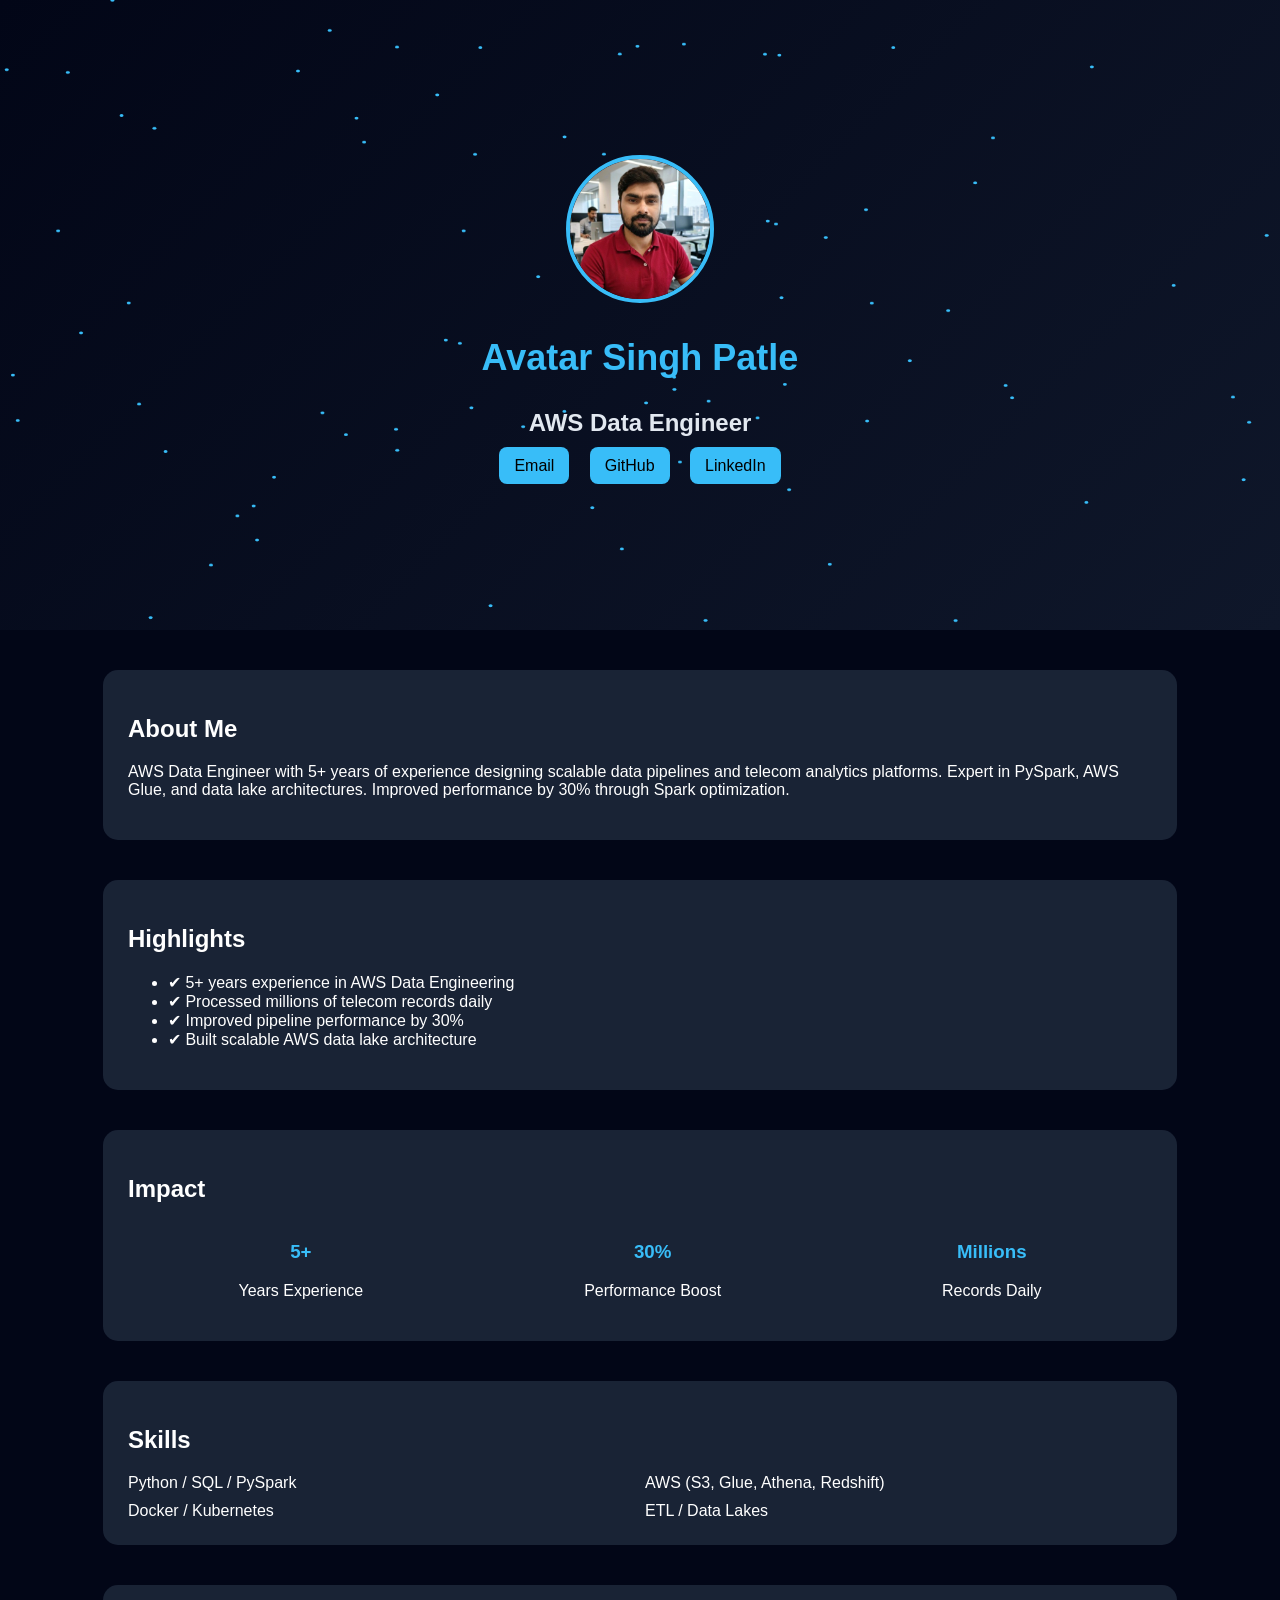
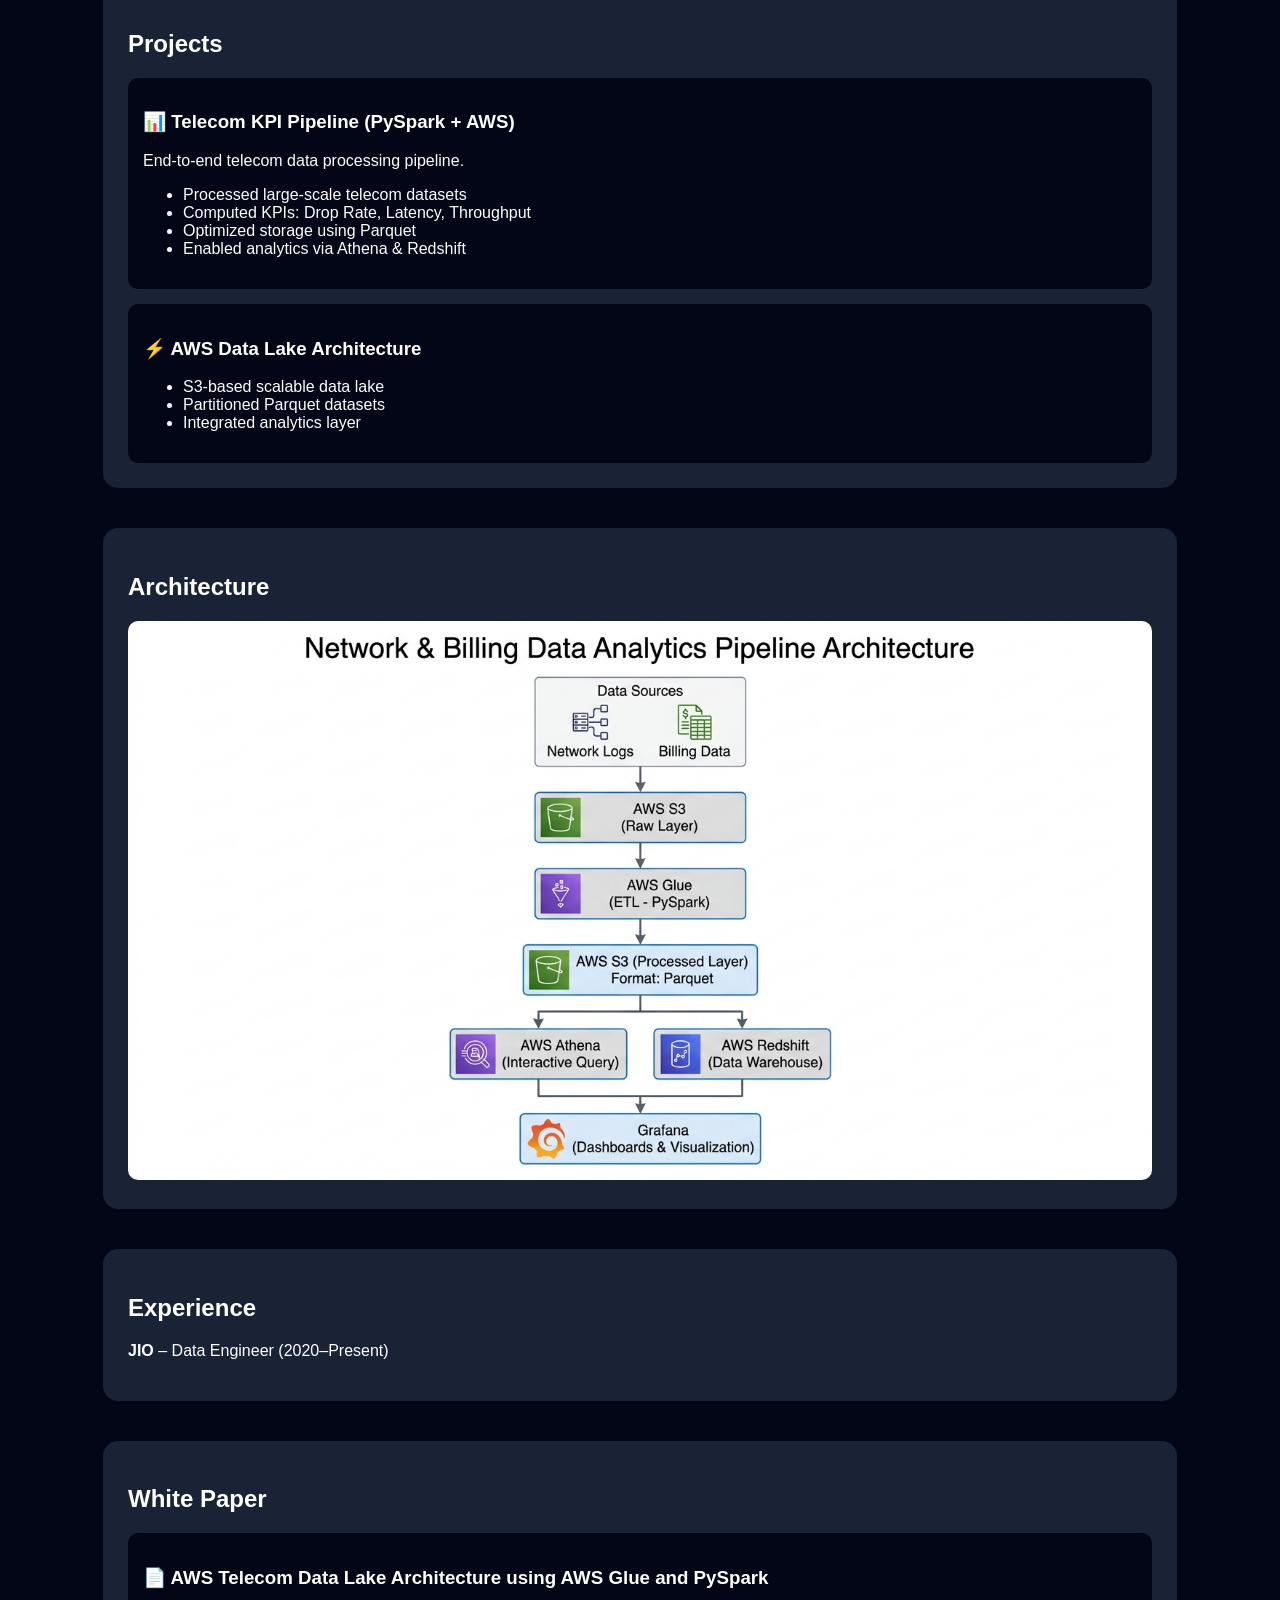
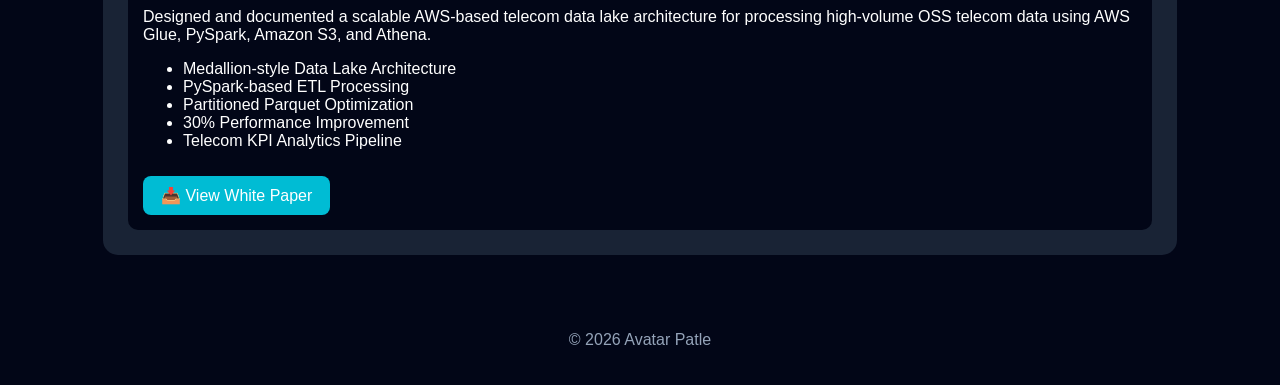
<file: index.html>
<!DOCTYPE html>
<html lang="en">
<head>
  <meta charset="UTF-8">
  <meta name="viewport" content="width=device-width, initial-scale=1.0">
  <title>Avatar Patle | Data Engineer</title>
  <link rel="stylesheet" href="style.css">
</head>

<body>

<!-- HERO -->
<section class="hero">
  <canvas id="bgCanvas"></canvas>

  <div class="hero-content">
    <img src="profile.jpg" class="profile-img">

    <h1>Avatar Singh Patle</h1>
    <h2><span id="typing"></span></h2>

    <div class="buttons">
      <a href="mailto:avatarpatle1992@gmail.com">Email</a>
      <a href="https://github.com/Avatar1992">GitHub</a>
      <a href="https://linkedin.com/in/avatar-patle-data-engineering-cloud-devops905144226">LinkedIn</a>
    </div>
  </div>
</section>

<!-- ABOUT -->
<section class="card reveal">
  <h2>About Me</h2>
  <p>
    AWS Data Engineer with 5+ years of experience designing scalable data pipelines 
    and telecom analytics platforms. Expert in PySpark, AWS Glue, and data lake architectures.
    Improved performance by 30% through Spark optimization.
  </p>
</section>

<!-- HIGHLIGHTS -->
<section class="card reveal">
  <h2>Highlights</h2>
  <ul>
    <li>✔ 5+ years experience in AWS Data Engineering</li>
    <li>✔ Processed millions of telecom records daily</li>
    <li>✔ Improved pipeline performance by 30%</li>
    <li>✔ Built scalable AWS data lake architecture</li>
  </ul>
</section>

<!-- METRICS -->
<section class="card reveal">
  <h2>Impact</h2>
  <div class="metrics">
    <div><h3>5+</h3><p>Years Experience</p></div>
    <div><h3>30%</h3><p>Performance Boost</p></div>
    <div><h3>Millions</h3><p>Records Daily</p></div>
  </div>
</section>

<!-- SKILLS -->
<section class="card reveal">
  <h2>Skills</h2>
  <div class="skills">
    <div>Python / SQL / PySpark</div>
    <div>AWS (S3, Glue, Athena, Redshift)</div>
    <div>Docker / Kubernetes</div>
    <div>ETL / Data Lakes</div>
  </div>
</section>

<!-- PROJECTS -->
<section class="card reveal">
  <h2>Projects</h2>

  <div class="project">
    <h3>📊 Telecom KPI Pipeline (PySpark + AWS)</h3>
    <p>End-to-end telecom data processing pipeline.</p>
    <ul>
      <li>Processed large-scale telecom datasets</li>
      <li>Computed KPIs: Drop Rate, Latency, Throughput</li>
      <li>Optimized storage using Parquet</li>
      <li>Enabled analytics via Athena & Redshift</li>
    </ul>
  </div>

  <div class="project">
    <h3>⚡ AWS Data Lake Architecture</h3>
    <ul>
      <li>S3-based scalable data lake</li>
      <li>Partitioned Parquet datasets</li>
      <li>Integrated analytics layer</li>
    </ul>
  </div>

</section>

<!-- ARCHITECTURE -->
<section class="card reveal">
  <h2>Architecture</h2>
  <img src="architecture.png" class="arch-img">
</section>

<!-- EXPERIENCE -->
<section class="card reveal">
  <h2>Experience</h2>
  <p><strong>JIO</strong> – Data Engineer (2020–Present)</p>
</section>

  <!-- WHITE PAPER -->
<section class="card reveal">
  <h2>White Paper</h2>

  <div class="project">
    <h3>📄 AWS Telecom Data Lake Architecture using AWS Glue and PySpark</h3>

    <p>
      Designed and documented a scalable AWS-based telecom data lake architecture
      for processing high-volume OSS telecom data using AWS Glue, PySpark,
      Amazon S3, and Athena.
    </p>

    <ul>
      <li>Medallion-style Data Lake Architecture</li>
      <li>PySpark-based ETL Processing</li>
      <li>Partitioned Parquet Optimization</li>
      <li>30% Performance Improvement</li>
      <li>Telecom KPI Analytics Pipeline</li>
    </ul>

    <a href="AWS_Data_Engineering_White_Paper.pdf" target="_blank" class="btn">
      📥 View White Paper
    </a>
  </div>
</section>

<footer>
  <p>© 2026 Avatar Patle</p>
</footer>

<script src="script.js"></script>
</body>
</html>
</file>
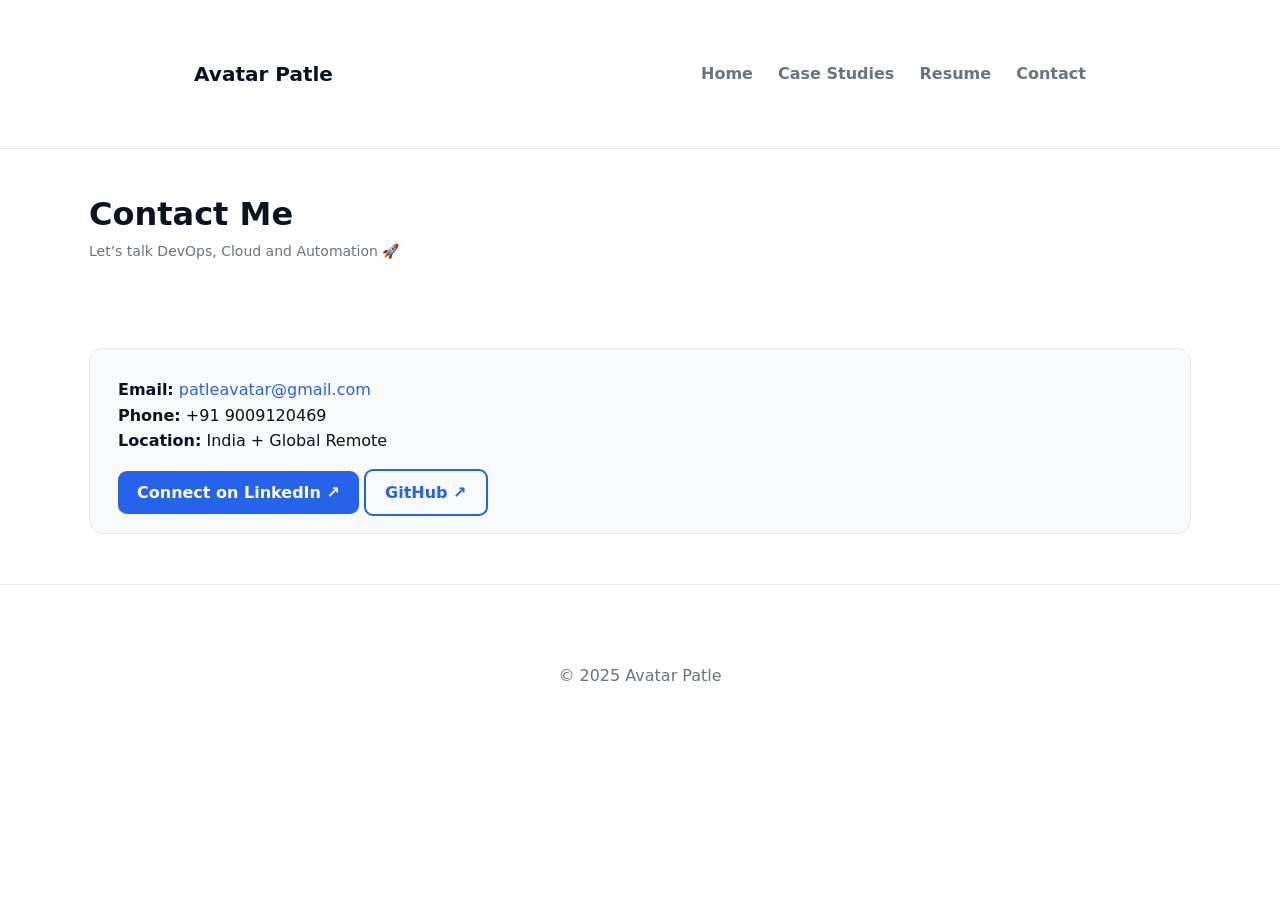
<file: contact.html>
<!doctype html>
<html lang="en">
<head>
<meta charset="utf-8">
<meta name="viewport" content="width=device-width,initial-scale=1">
<title>Contact — Avatar Patle</title>
<link rel="stylesheet" href="assets/style.css">
</head>
<body>
<header>
  <div class="logo container"><a href="index.html">Avatar Patle</a></div>
  <nav class="container">
    <a href="index.html">Home</a>
    <a href="case-studies.html">Case Studies</a>
    <a href="resume.html">Resume</a>
    <a href="contact.html" class="active">Contact</a>
  </nav>
</header>

<main class="container">
  <h1>Contact Me</h1>
  <p class="muted">Let’s talk DevOps, Cloud and Automation 🚀</p>
  <br>

  <section class="card section">
    <p><strong>Email:</strong> <a href="mailto:patleavatar@gmail.com">patleavatar@gmail.com</a></p>
    <p><strong>Phone:</strong> +91 9009120469</p>
    <p><strong>Location:</strong> India + Global Remote</p>

    <br>
    <a class="btn" href="https://www.linkedin.com/in/avatar-patle-devops-cloud905144226" target="_blank">Connect on LinkedIn ↗</a>
    <a class="btn ghost" href="https://github.com/Avatar1992" target="_blank">GitHub ↗</a>
  </section>

</main>

<footer>
  <div class="container">© 2025 Avatar Patle</div>
</footer>
</body>
</html>
</file>
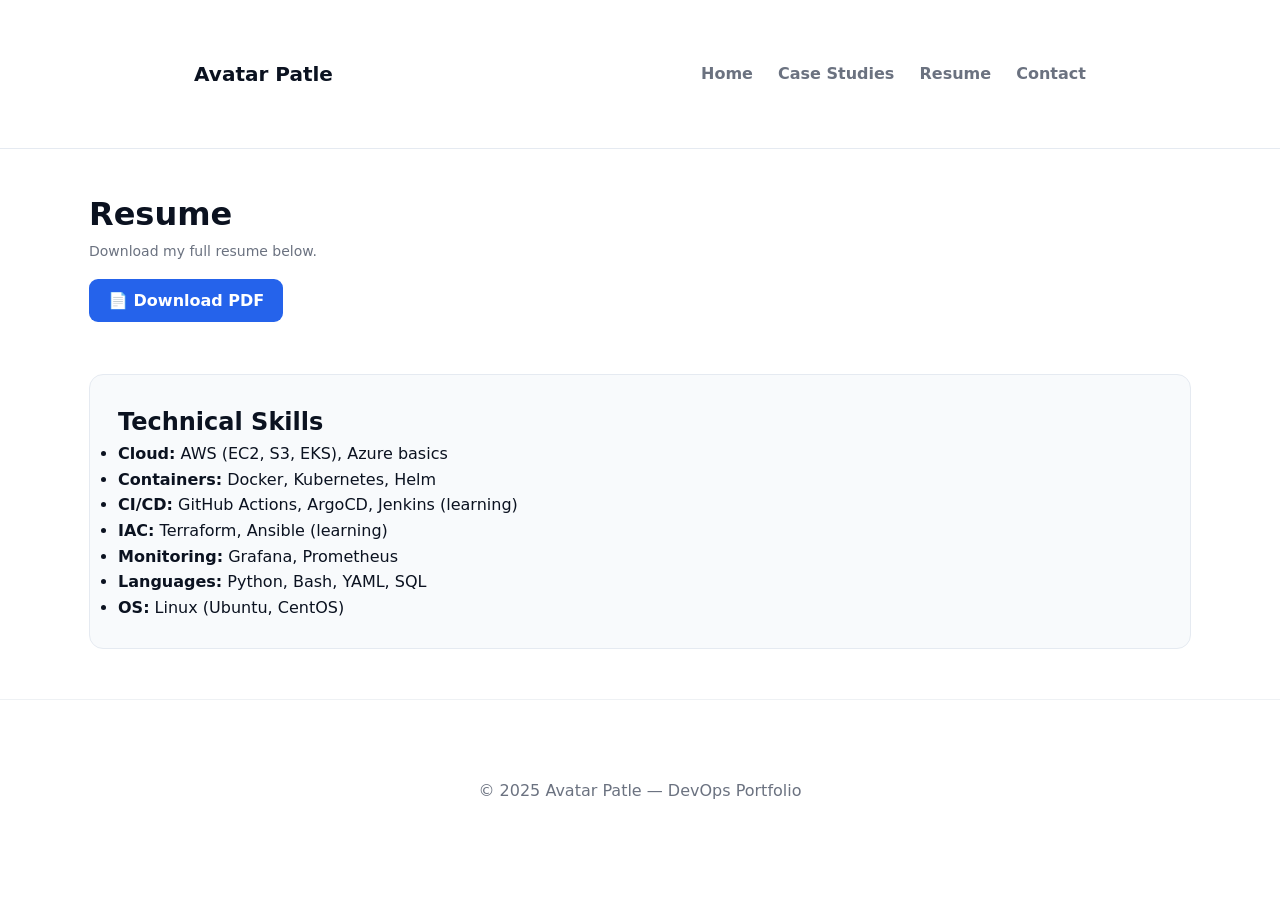
<file: resume.html>
<!doctype html>
<html lang="en">
<head>
<meta charset="utf-8">
<meta name="viewport" content="width=device-width,initial-scale=1">
<title>Resume — Avatar Patle</title>
<link rel="stylesheet" href="assets/style.css">
</head>
<body>
<header>
  <div class="logo container"><a href="index.html">Avatar Patle</a></div>
  <nav class="container">
    <a href="index.html">Home</a>
    <a href="case-studies.html">Case Studies</a>
    <a href="resume.html" class="active">Resume</a>
    <a href="contact.html">Contact</a>
  </nav>
</header>

<main class="container">
  <h1>Resume</h1>
  <p class="muted">Download my full resume below.</p>
  <br>

  <a class="btn" href="Avatar_Resume.pdf" download>📄 Download PDF</a>

  <section class="card section">
    <h2>Technical Skills</h2>
    <ul>
      <li><b>Cloud:</b> AWS (EC2, S3, EKS), Azure basics</li>
      <li><b>Containers:</b> Docker, Kubernetes, Helm</li>
      <li><b>CI/CD:</b> GitHub Actions, ArgoCD, Jenkins (learning)</li>
      <li><b>IAC:</b> Terraform, Ansible (learning)</li>
      <li><b>Monitoring:</b> Grafana, Prometheus</li>
      <li><b>Languages:</b> Python, Bash, YAML, SQL</li>
      <li><b>OS:</b> Linux (Ubuntu, CentOS)</li>
    </ul>
  </section>

</main>

<footer>
  <div class="container">© 2025 Avatar Patle — DevOps Portfolio</div>
</footer>
</body>
</html>
</file>
<file: style.css>
body {
  margin: 0;
  font-family: 'Segoe UI', sans-serif;
  background: #020617;
  color: white;
}

/* HERO */
.hero {
  height: 70vh;
  min-height: 500px;
  position: relative;
  display: flex;
  justify-content: center;
  align-items: center;
}

/* CANVAS */
#bgCanvas {
  position: absolute;
  width: 100%;
  height: 100%;
  background: linear-gradient(135deg, #020617, #0f172a);
}

/* HERO CONTENT */
.hero-content {
  position: relative;
  text-align: center;
  z-index: 2;
}

.profile-img {
  width: 140px;
  height: 140px;
  border-radius: 50%;
  border: 4px solid #38bdf8;
}

/* TEXT */
.hero h1 {
  font-size: 36px;
  color: #38bdf8;
}

.hero h2 {
  color: #e2e8f0;
}

/* BUTTONS */
.buttons a {
  margin: 8px;
  padding: 10px 15px;
  background: #38bdf8;
  color: black;
  border-radius: 8px;
  text-decoration: none;
}

/* CARDS */
.card {
  width: 80%;
  margin: 40px auto;
  padding: 25px;
  border-radius: 15px;
  background: rgba(30,41,59,0.85);
}

/* METRICS */
.metrics {
  display: flex;
  justify-content: space-around;
  text-align: center;
}

.metrics h3 {
  color: #38bdf8;
}

/* SKILLS */
.skills {
  display: grid;
  grid-template-columns: repeat(2,1fr);
  gap: 10px;
}

/* PROJECT */
.project {
  margin-top: 15px;
  padding: 15px;
  background: #020617;
  border-radius: 10px;
}

/* ARCHITECTURE IMAGE */
.arch-img {
  width: 100%;
  border-radius: 10px;
}

/* FOOTER */
footer {
  text-align: center;
  padding: 20px;
  color: #94a3b8;
}

/* ANIMATION */
.reveal {
  opacity: 0;
  transform: translateY(40px);
  transition: 0.6s;
}

.reveal.active {
  opacity: 1;
  transform: translateY(0);
}
.btn {
  display: inline-block;
  margin-top: 10px;
  padding: 10px 18px;
  background: #00bcd4;
  color: white;
  text-decoration: none;
  border-radius: 8px;
  transition: 0.3s;
}

.btn:hover {
  background: #0097a7;
}
</file>
<file: assets/style.css>
/* Colors & Variables */
:root{
  --bg:#ffffff;
  --text:#0b1220;
  --muted:#6b7280;
  --accent:#2563eb;
  --card:#f8fafc;
  --radius:14px;
}

/* Base */
*{box-sizing:border-box;margin:0;padding:0}
body{
  font-family:Inter,system-ui,-apple-system,"Segoe UI",Roboto,Arial,sans-serif;
  background:var(--bg);
  color:var(--text);
  line-height:1.6;
  animation:fadeIn 1s ease-out;
}
@keyframes fadeIn{
  from{opacity:0;transform:translateY(10px)}
  to{opacity:1;transform:translateY(0)}
}

a{text-decoration:none;color:var(--accent)}
.container{max-width:1150px;margin:40px auto;padding:0 24px}

/* Header */
header{
  display:flex;justify-content:space-between;align-items:center;
  padding:18px 20px;border-bottom:1px solid #e5eaf1;
  background:#ffffffbb;backdrop-filter:blur(6px);
}
.logo a{font-size:20px;font-weight:800;color:var(--text)}
nav a{margin-left:20px;font-weight:600;color:var(--muted)}
nav a:hover{color:var(--accent)}

/* Hero */
.hero{
  display:flex;gap:40px;align-items:center;
  padding:70px 45px;border-radius:var(--radius);
  margin-bottom:40px;position:relative;overflow:hidden;
  transform:translateY(5px);animation:slideUp .9s ease-out;
}
@keyframes slideUp{
  from{opacity:0;transform:translateY(30px)}
  to{opacity:1;transform:translateY(0)}
}

.glass{
  backdrop-filter:blur(16px);
  border:1px solid rgba(255,255,255,.35);
  background:linear-gradient(135deg,rgba(59,130,246,0.14),rgba(255,255,255,0.93));
  box-shadow:0 8px 60px rgba(37,99,235,0.25);
}

.h-title{font-size:46px;font-weight:900;margin-bottom:12px}
.h-sub{color:var(--muted);font-size:19px;margin-bottom:18px;max-width:450px}

/* Avatar */
.hero-photo img{
  width:155px;height:155px;border-radius:50%;
  border:4px solid rgba(255,255,255,0.95);
  box-shadow:0 8px 28px rgba(37,99,235,.35);
  transition:.35s;
}
.hero-photo img:hover{
  transform:scale(1.05) rotate(1.5deg);
}

/* Skill Icons */
.skill-icons{
  margin:18px 0;display:flex;gap:10px;flex-wrap:wrap;
}
.skill-icons img{
  width:38px;height:38px;border-radius:8px;
  background:#fff;padding:5px;border:1px solid #e7ecf5;
  transition:.25s;
}
.skill-icons img:hover{transform:translateY(-3px);box-shadow:0 4px 14px rgba(0,0,0,0.12)}

/* Buttons */
.btn{
  background:var(--accent);color:#fff;border:none;
  padding:12px 19px;border-radius:9px;font-weight:700;
  cursor:pointer;transition:.3s;
}
.btn:hover{background:#1747b7;transform:translateY(-2px)}
.btn.ghost{
  background:transparent;border:2px solid var(--accent);
  color:var(--accent);
}
.btn.ghost:hover{background:#e8efff}

/* Cards & Layout */
.section{margin-top:60px}
.grid{
  display:grid;gap:24px;margin-top:22px;
  grid-template-columns:repeat(auto-fit,minmax(270px,1fr));
}
.card{
  background:var(--card);padding:28px;
  border-radius:var(--radius);
  border:1px solid #e5eaf1;
  transition:.3s;animation:fadeCard .8s ease-out;
}
@keyframes fadeCard{
  from{opacity:0;transform:translateY(12px)}
  to{opacity:1;transform:translateY(0)}
}
.card:hover{
  transform:translateY(-6px);
  box-shadow:0 10px 40px rgba(37,99,235,0.12)
}

.card h3{margin-bottom:6px}
.muted{color:var(--muted);font-size:14px}
.availability{margin-top:14px;color:var(--muted)}

/* Footer */
footer{
  padding:38px;text-align:center;color:var(--muted);
  border-top:1px solid #eef1f4;margin-top:50px;
}

/* Mobile */
@media(max-width:820px){
  .hero{flex-direction:column;text-align:center}
  .hero-left{order:2}
}
</file>
